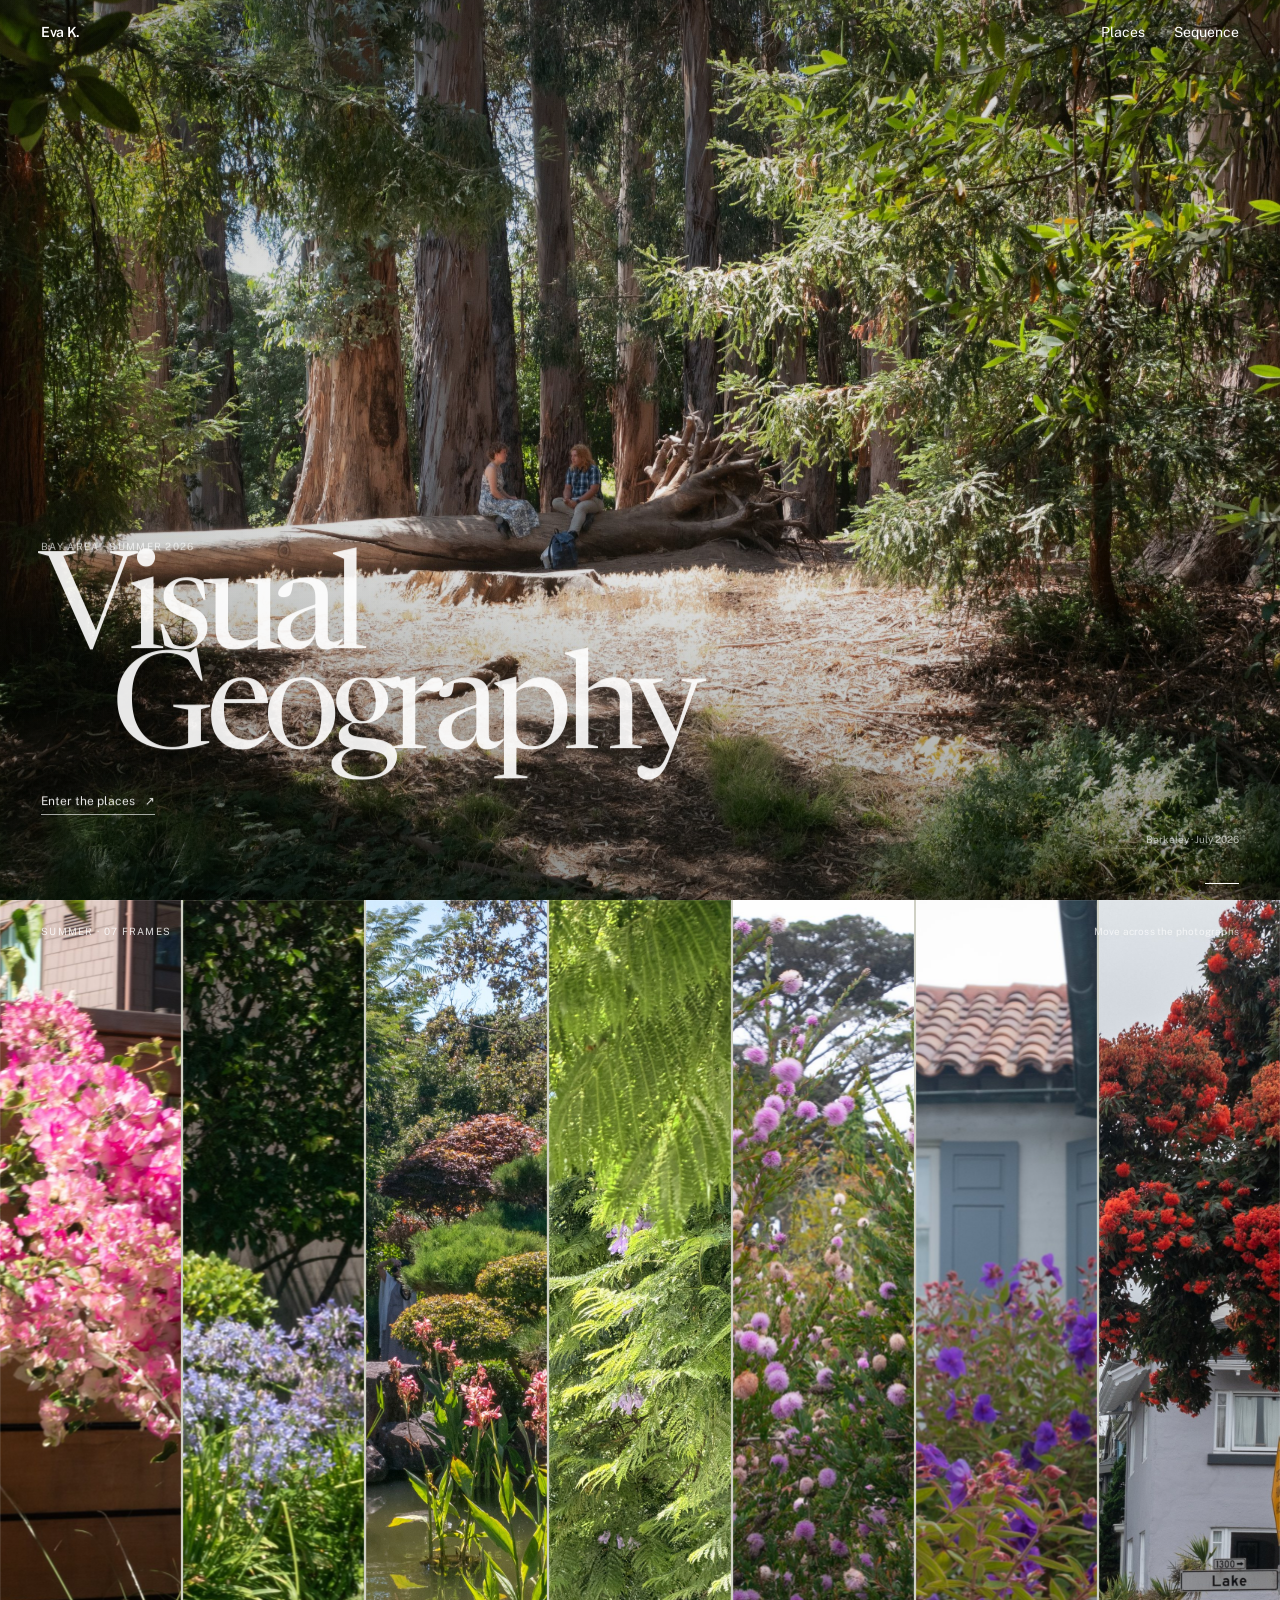
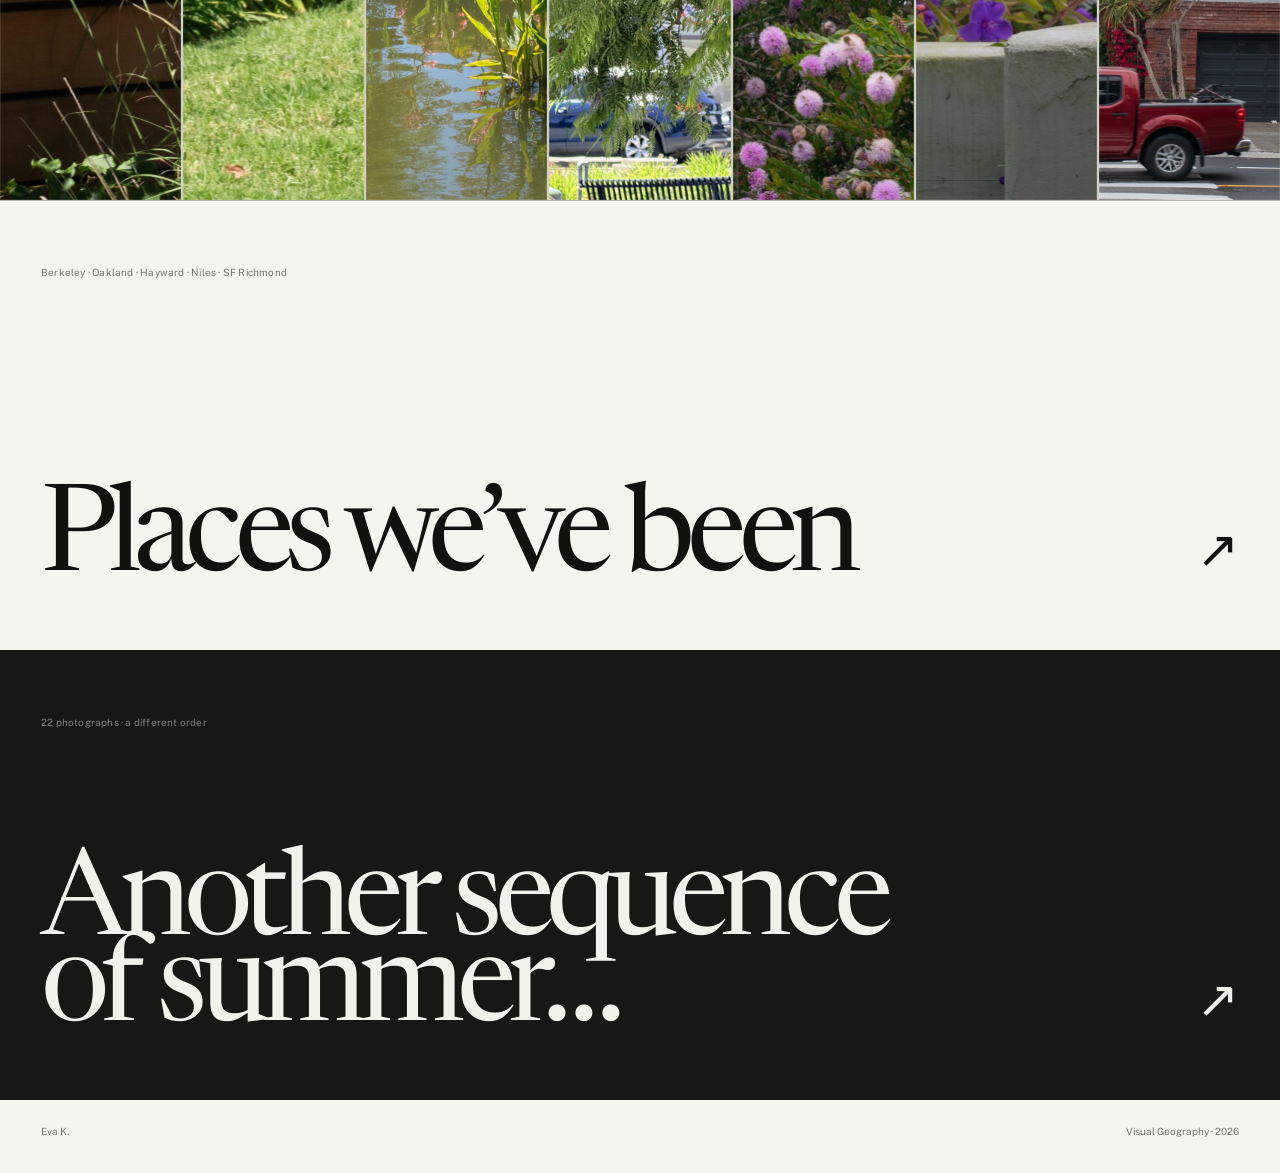
<file: index.html>
<!doctype html>
<html lang="en">
<head>
  <meta charset="utf-8">
  <meta name="viewport" content="width=device-width, initial-scale=1">
  <title>Visual Geography — Eva K.</title>
  <meta name="description" content="Visual Geography — Bay Area, Summer 2026.">
  <link rel="preconnect" href="https://fonts.googleapis.com">
  <link rel="preconnect" href="https://fonts.gstatic.com" crossorigin>
  <link href="https://fonts.googleapis.com/css2?family=Newsreader:opsz,wght@6..72,400;6..72,500&family=Public+Sans:wght@400;500;600&display=swap" rel="stylesheet">
  <link rel="stylesheet" href="css/editorial.css?v=3.10">
</head>
<body class="editorial-home">
  <header class="editorial-header cover-header">
    <a class="editorial-wordmark" href="index.html">Eva K.</a>
    <nav aria-label="Main navigation">
      <a href="visual-geography.html">Places</a>
      <a href="final-sequence.html">Sequence</a>
    </nav>
  </header>

  <main>
    <section class="hero-cover snap-page" data-home-hero aria-labelledby="cover-title">
      <img class="hero-cover__image" data-hero-image src="images/berkeley/09.jpg" alt="Two people sitting and talking among sunlit trees in Berkeley" fetchpriority="high">
      <div class="hero-cover__shade" aria-hidden="true"></div>
      <div class="hero-cover__copy" data-hero-copy>
        <p class="eyebrow light">Bay Area · Summer 2026</p>
        <h1 id="cover-title"><span>Visual</span><span>Geography</span></h1>
        <a class="cover-enter" href="visual-geography.html">Enter the places <span aria-hidden="true">↗</span></a>
      </div>
      <p class="hero-cover__caption">Berkeley · July 2026</p>
      <div class="scroll-cue" aria-hidden="true"><span></span></div>
    </section>

    <section class="summer-passage snap-page" data-summer aria-label="Seven summer photographs">
      <div class="summer-stage" data-summer-stage>
        <div class="flower-ribbon" data-flower-ribbon>
          <div class="flower-track" data-flower-track>
            <figure class="flower-frame" data-flower-frame>
              <img src="images/flowers/01.jpg" alt="Pink summer flowers">
            </figure>
            <figure class="flower-frame" data-flower-frame>
              <img src="images/flowers/02.jpg" alt="Purple summer flowers beside a lawn">
            </figure>
            <figure class="flower-frame" data-flower-frame>
              <img src="images/flowers/03.jpg" alt="A garden pond in summer">
            </figure>
            <figure class="flower-frame" data-flower-frame>
              <img src="images/flowers/04.jpg" alt="Green hanging branches in summer light">
            </figure>
            <figure class="flower-frame" data-flower-frame>
              <img src="images/flowers/05.jpg" alt="A flowering tree in pink and purple">
            </figure>
            <figure class="flower-frame" data-flower-frame>
              <img src="images/flowers/06.jpg" alt="Purple flowers near a house">
            </figure>
            <figure class="flower-frame" data-flower-frame>
              <img src="images/flowers/07.jpg" alt="A red flowering tree along a street">
            </figure>
          </div>
        </div>

        <div class="summer-overlay summer-overlay--top">
          <p class="eyebrow light-on-summer">Summer · 07 frames</p>
          <p class="summer-hint">Move across the photographs</p>
        </div>

        <p class="summer-line" data-summer-line>For a summer that summers like summer has never summered before…</p>
      </div>
    </section>

    <section class="home-index snap-page" aria-label="Continue through the project">
      <a class="home-door home-door--places" href="visual-geography.html">
        <span class="home-door__meta">Berkeley · Oakland · Hayward · Niles · SF Richmond</span>
        <span class="home-door__title">Places we’ve been</span>
        <span class="home-door__arrow" aria-hidden="true">↗</span>
      </a>
      <a class="home-door home-door--sequence" href="final-sequence.html">
        <span class="home-door__meta">22 photographs · a different order</span>
        <span class="home-door__title">Another sequence<br>of summer…</span>
        <span class="home-door__arrow" aria-hidden="true">↗</span>
      </a>
    </section>
  </main>

  <footer class="editorial-footer home-footer">
    <span>Eva K.</span>
    <span>Visual Geography · 2026</span>
  </footer>

  <script src="js/editorial.js?v=3.11"></script>
</body>
</html>
</file>
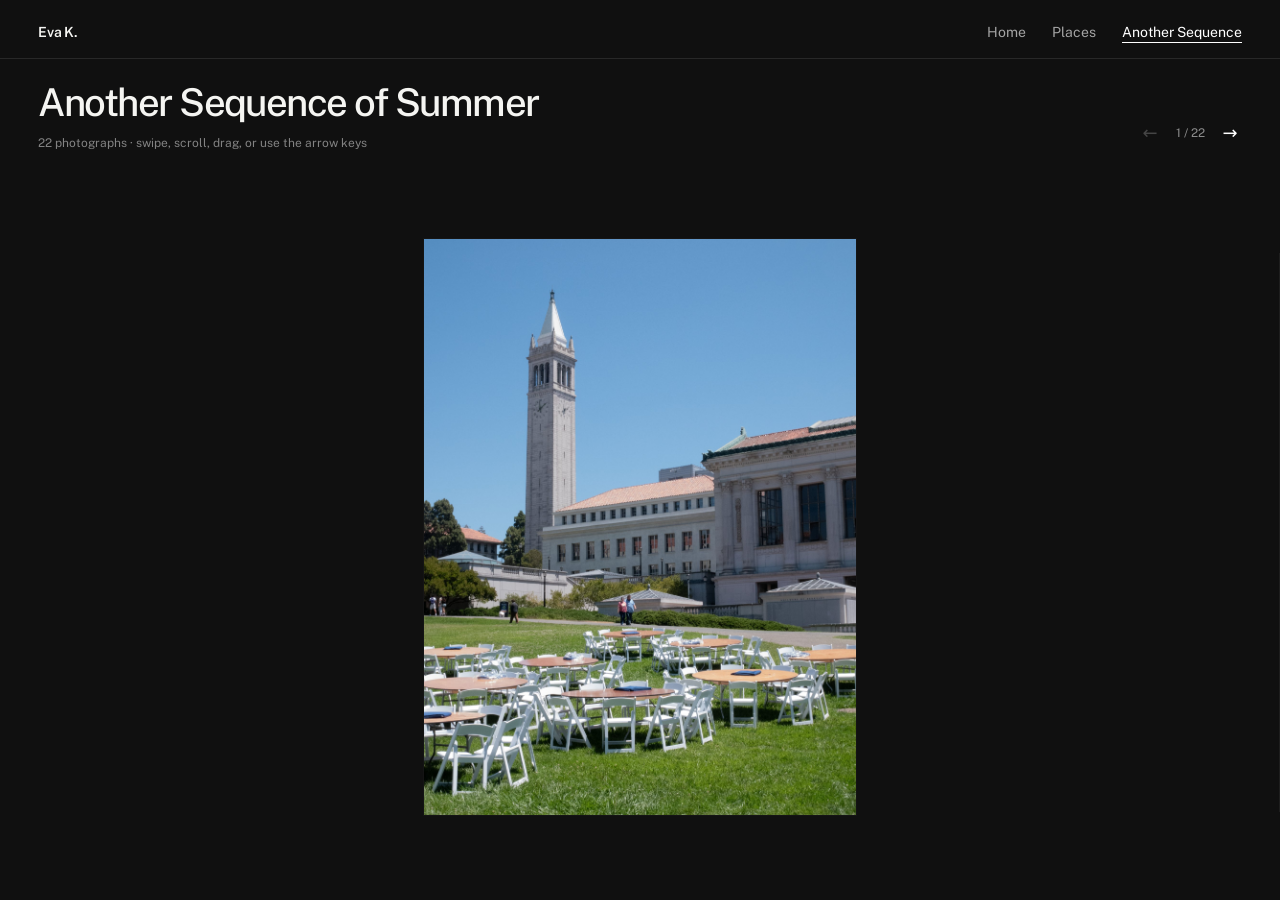
<file: final-sequence.html>
<!DOCTYPE html>
<html lang="en">
<head>
<meta charset="UTF-8">
<meta name="viewport" content="width=device-width, initial-scale=1.0">
<title>Another Sequence of Summer — Eva K.</title>
<meta name="description" content="An alternate photographic sequence from Visual Geography, Summer 2026.">
<link rel="preconnect" href="https://fonts.googleapis.com">
<link rel="preconnect" href="https://fonts.gstatic.com" crossorigin>
<link href="https://fonts.googleapis.com/css2?family=Public+Sans:wght@400;500;600&display=swap" rel="stylesheet">
<link rel="stylesheet" href="css/style.css?v=3.10">
  <!-- V3.5 cache-bust -->
</head>
<body class="book-page-body">
<header class="site-header">
  <nav class="site-nav" aria-label="Main navigation">
    <a class="wordmark" href="index.html">Eva K.</a>
    <ul class="nav-links">
      <li><a href="index.html">Home</a></li>
      <li><a href="visual-geography.html">Places</a></li>
      <li><a href="final-sequence.html" aria-current="page">Another Sequence</a></li>
    </ul>
  </nav>
</header>

<main>
  <section class="book-intro">
    <div>
      <h1>Another Sequence of Summer</h1>
      <p>22 photographs · swipe, scroll, drag, or use the arrow keys</p>
    </div>
    <div class="book-nav" aria-label="Sequence navigation">
      <button type="button" data-book-prev>←</button>
      <span data-book-status>1 / 22</span>
      <button type="button" data-book-next>→</button>
    </div>
  </section>

  <div class="book-viewport" data-sequence-book>
    <div class="book-track" data-book-track></div>
  </div>
</main>

<script src="js/photo-data.js?v=3.10"></script>
<script src="js/site.js?v=3.10"></script>
</body>
</html>
</file>
<file: css/editorial.css>
:root {
  --ink: #11120f;
  --muted: #71746d;
  --paper: #f5f5f0;
  --dark: #0f100e;
  --pad: clamp(20px, 3.2vw, 54px);
  --max: 1640px;
  --sans: "Public Sans", system-ui, -apple-system, BlinkMacSystemFont, "Segoe UI", sans-serif;
  --serif: "Newsreader", Georgia, serif;
}
* { box-sizing: border-box; }
html {
  scroll-behavior: smooth;
  scroll-snap-type: y mandatory;
  scroll-padding-top: 0;
}
body {
  margin: 0;
  color: var(--ink);
  background: var(--paper);
  font-family: var(--sans);
  font-size: 14px;
  line-height: 1.45;
  overflow-x: hidden;
}
a { color: inherit; text-decoration: none; }
img { display: block; max-width: 100%; }
figure { margin: 0; }
.snap-page {
  scroll-snap-align: start;
  scroll-snap-stop: always;
}

.editorial-header {
  position: relative;
  z-index: 50;
  max-width: var(--max);
  margin: 0 auto;
  padding: 22px var(--pad) 0;
  display: flex;
  align-items: center;
  justify-content: space-between;
  gap: 24px;
}
.cover-header {
  position: absolute;
  inset: 0 0 auto;
  max-width: none;
  color: #fff;
  text-shadow: 0 1px 20px rgba(0,0,0,.28);
}
.editorial-wordmark { font-weight: 600; letter-spacing: -.025em; }
.editorial-header nav { display: flex; align-items: center; gap: clamp(16px, 2.3vw, 32px); }
.editorial-header nav a { position: relative; }
.editorial-header nav a::after {
  content: "";
  position: absolute;
  left: 0;
  right: 100%;
  bottom: -4px;
  height: 1px;
  background: currentColor;
  transition: right .22s ease;
}
.editorial-header nav a:hover::after,
.editorial-header nav a[aria-current="page"]::after { right: 0; }

.eyebrow {
  margin: 0;
  color: var(--muted);
  font-size: 10px;
  text-transform: uppercase;
  letter-spacing: .13em;
}
.eyebrow.light { color: rgba(255,255,255,.78); }

/* 01 — Cover. The page is exactly one viewport so scroll snapping has a physical page-turn feel. */
.hero-cover {
  position: relative;
  height: 100svh;
  min-height: 610px;
  overflow: hidden;
  background: #263127;
  color: #fff;
}
.hero-cover__image {
  position: absolute;
  inset: 0;
  width: 100%;
  height: 100%;
  object-fit: cover;
  object-position: center 53%;
  transform: scale(1.008);
  will-change: transform, filter;
}
.hero-cover__shade {
  position: absolute;
  inset: 0;
  background:
    linear-gradient(180deg, rgba(3,9,4,.20) 0%, rgba(3,9,4,.02) 34%, rgba(3,9,4,.07) 60%, rgba(3,9,4,.45) 100%),
    linear-gradient(90deg, rgba(3,9,4,.18) 0%, transparent 50%);
  pointer-events: none;
}
.hero-cover__copy {
  position: absolute;
  left: var(--pad);
  bottom: clamp(42px, 7vh, 90px);
  z-index: 2;
  width: min(780px, 88vw);
  will-change: transform, opacity;
}
.hero-cover__copy h1 {
  margin: 12px 0 24px;
  font-family: var(--serif);
  font-size: clamp(76px, 10.6vw, 178px);
  font-weight: 400;
  line-height: .74;
  letter-spacing: -.07em;
  text-wrap: balance;
}
.hero-cover__copy h1 span { display: block; }
.hero-cover__copy h1 span:last-child { margin-left: clamp(28px, 5.5vw, 94px); }
.cover-enter {
  display: inline-flex;
  gap: 10px;
  align-items: center;
  font-size: 12px;
  border-bottom: 1px solid rgba(255,255,255,.78);
  padding-bottom: 3px;
}
.cover-enter span { transition: transform .22s ease; }
.cover-enter:hover span { transform: translate(4px,-3px); }
.hero-cover__caption {
  position: absolute;
  z-index: 2;
  right: var(--pad);
  bottom: clamp(38px, 6vh, 72px);
  margin: 0;
  color: rgba(255,255,255,.66);
  font-size: 10px;
}
.scroll-cue {
  position: absolute;
  z-index: 2;
  right: var(--pad);
  bottom: 16px;
  width: 34px;
  height: 1px;
  background: rgba(255,255,255,.34);
  overflow: hidden;
}
.scroll-cue span {
  display: block;
  width: 100%;
  height: 100%;
  background: #fff;
  transform-origin: left;
  animation: cue 2.1s ease-in-out infinite;
}
@keyframes cue { 0%,100%{transform:scaleX(.18);opacity:.5} 50%{transform:scaleX(1);opacity:1} }
.hero-transition-blur {
  position: absolute;
  z-index: 8;
  left: -4%;
  right: -4%;
  bottom: -3vh;
  height: 18vh;
  opacity: 0;
  pointer-events: none;
  background-image:
    linear-gradient(180deg, rgba(28,38,29,0), rgba(245,243,235,.68)),
    url('../images/berkeley/09.jpg');
  background-size: cover;
  background-position: center 78%;
  filter: blur(28px) saturate(.72) brightness(1.04);
  transform: scale(1.08);
  -webkit-mask-image: linear-gradient(to bottom, transparent 0%, #000 28%, #000 74%, transparent 100%);
  mask-image: linear-gradient(to bottom, transparent 0%, #000 28%, #000 74%, transparent 100%);
  will-change: opacity, transform;
}

/* 02 — Summer page. Resting state is the seven-panel collage. Hover unfolds one panel; scrolling leaves the page. */
.summer-passage {
  position: relative;
  height: 100svh;
  min-height: 610px;
  overflow: hidden;
  background: #e9e5d7;
}

.summer-passage::before {
  content: "";
  position: absolute;
  z-index: 11;
  inset: 0 0 auto;
  height: 11vh;
  pointer-events: none;
  background: linear-gradient(180deg, rgba(239,236,224,.44), rgba(239,236,224,0));
  -webkit-backdrop-filter: blur(16px) saturate(.88);
  backdrop-filter: blur(16px) saturate(.88);
  -webkit-mask-image: linear-gradient(to bottom, #000 0%, #000 25%, transparent 100%);
  mask-image: linear-gradient(to bottom, #000 0%, #000 25%, transparent 100%);
}
.summer-stage,
.flower-ribbon,
.flower-track {
  position: absolute;
  inset: 0;
  width: 100%;
  height: 100%;
}
.flower-track {
  display: flex;
  gap: 2px;
  align-items: stretch;
  overflow: hidden;
  background: #cfd0c4;
}
.flower-frame {
  position: relative;
  flex: 1 1 0;
  min-width: 0;
  height: 100%;
  overflow: hidden;
  background: #cfd0c4;
  transition: flex-grow .68s cubic-bezier(.18,.78,.2,1), filter .45s ease;
  will-change: flex-grow;
}
.flower-frame img {
  position: absolute;
  inset: 0;
  width: 100%;
  height: 100%;
  object-fit: cover;
  object-position: center;
  transform: scale(1.005);
  transition: transform .78s cubic-bezier(.18,.78,.2,1), filter .45s ease;
}
.flower-frame:hover img { transform: scale(1.018); }
.flower-frame::after {
  content: "";
  position: absolute;
  inset: 0;
  box-shadow: inset 0 0 0 1px rgba(255,255,255,.10);
  pointer-events: none;
}
.summer-overlay {
  position: absolute;
  z-index: 12;
  left: 0;
  width: 100%;
  display: flex;
  justify-content: space-between;
  gap: 24px;
  padding-inline: var(--pad);
  color: rgba(255,255,255,.88);
  text-shadow: 0 1px 16px rgba(0,0,0,.28);
  pointer-events: none;
}
.summer-overlay--top { top: 24px; align-items: baseline; }
.light-on-summer { color: rgba(255,255,255,.82); }
.summer-hint { margin: 0; font-size: 10px; letter-spacing: .02em; opacity: .78; }
.summer-line {
  position: absolute;
  z-index: 14;
  left: var(--pad);
  bottom: clamp(34px, 6vh, 72px);
  max-width: min(590px, 62vw);
  margin: 0;
  color: #fff;
  font-family: var(--serif);
  font-size: clamp(19px, 2.15vw, 34px);
  font-style: italic;
  font-weight: 400;
  line-height: 1.02;
  letter-spacing: -.025em;
  text-shadow: 0 1px 22px rgba(0,0,0,.36);
  opacity: 0;
  transform: translate3d(-88px,0,0);
  will-change: opacity, transform;
  pointer-events: none;
}

/* 03 — Two exits, no generic “two ways” headline. */
.home-index {
  min-height: 100svh;
  display: grid;
  grid-template-rows: 1fr 1fr;
  background: var(--paper);
}
.home-door {
  position: relative;
  min-height: 50svh;
  padding: clamp(32px, 5vw, 74px) var(--pad);
  border-top: 1px solid rgba(17,18,15,.28);
  display: flex;
  flex-direction: column;
  justify-content: space-between;
  overflow: hidden;
}
.home-door--sequence { background: #171815; color: #f2f2ec; }
.home-door__meta {
  max-width: 720px;
  color: var(--muted);
  font-size: 10px;
  letter-spacing: .02em;
}
.home-door--sequence .home-door__meta { color: rgba(255,255,255,.46); }
.home-door__title {
  display: block;
  max-width: 1250px;
  font-family: var(--serif);
  font-size: clamp(62px, 9.4vw, 160px);
  font-weight: 400;
  line-height: .72;
  letter-spacing: -.065em;
  transition: transform .5s cubic-bezier(.18,.78,.2,1);
}
.home-door__arrow {
  position: absolute;
  right: var(--pad);
  bottom: clamp(30px, 5vw, 66px);
  font-size: clamp(30px, 4vw, 64px);
  transition: transform .35s ease;
}
.home-door:hover .home-door__title { transform: translateX(clamp(5px, .8vw, 14px)); }
.home-door:hover .home-door__arrow { transform: translate(8px,-8px); }
.home-footer { scroll-snap-align: end; }

/* Places introduction */
.geo-intro {
  position: relative;
  min-height: 100svh;
  max-width: var(--max);
  margin: 0 auto;
  padding: clamp(96px, 13vh, 190px) var(--pad) clamp(70px, 8vh, 120px);
  display: flex;
  flex-direction: column;
  justify-content: center;
}
.geo-title-row {
  margin-top: 16px;
  display: grid;
  grid-template-columns: minmax(0, 1fr) auto;
  gap: clamp(34px, 4vw, 68px);
  align-items: end;
}
.geo-title-row h1 {
  margin: 0;
  font-family: var(--serif);
  font-weight: 400;
  font-size: clamp(90px, 13.4vw, 214px);
  line-height: .70;
  letter-spacing: -.075em;
  will-change: transform, opacity;
}
.geo-title-row p { max-width: none; margin: 0 0 8px; color: var(--muted); white-space: nowrap; justify-self: end; font-size: clamp(9px, .78vw, 12px); }
.geo-scroll-note {
  position: absolute;
  left: var(--pad);
  bottom: 28px;
  color: var(--muted);
  font-size: 10px;
}

.chapters { background: var(--paper); }
.chapter {
  position: relative;
  min-height: 100svh;
  height: 100svh;
  overflow: hidden;
  isolation: isolate;
  border-top: 1px solid rgba(17,18,15,.14);
}
.chapter-ambient {
  position: absolute;
  z-index: -3;
  inset: -8%;
  background-image: var(--ambient-image);
  background-size: cover;
  background-position: center;
  filter: blur(52px) saturate(.62) brightness(1.10);
  transform: scale(1.08);
  opacity: .30;
  will-change: transform, opacity;
}
.chapter::after {
  content: "";
  position: absolute;
  z-index: -2;
  inset: 0;
  background: linear-gradient(90deg, rgba(247,247,242,.88) 0%, rgba(247,247,242,.67) 34%, rgba(247,247,242,.42) 100%);
}
.chapter-inner {
  position: relative;
  max-width: var(--max);
  height: 100%;
  min-height: 100svh;
  margin: 0 auto;
  padding: clamp(44px, 6vh, 82px) var(--pad);
}
.chapter-heading {
  position: relative;
  z-index: 10;
  display: grid;
  grid-template-columns: auto 1fr;
  gap: clamp(16px, 2vw, 28px);
  align-items: start;
  width: fit-content;
  will-change: transform, opacity;
}
.chapter-number {
  padding-top: .12em;
  color: rgba(17,18,15,.44);
  font-family: var(--serif);
  font-size: clamp(28px, 3vw, 48px);
  line-height: 1;
}
.chapter-heading h2 {
  margin: 0;
  font-family: var(--serif);
  font-size: clamp(76px, 10.5vw, 168px);
  font-weight: 400;
  line-height: .72;
  letter-spacing: -.065em;
}
.chapter-heading p { margin: 14px 0 0; color: rgba(17,18,15,.56); font-size: 11px; }
.chapter-stack {
  position: absolute;
  inset: clamp(110px, 13vh, 160px) var(--pad) clamp(70px, 8vh, 110px) clamp(170px, 18vw, 330px);
}
.print {
  position: absolute;
  z-index: 1;
  background: #e9e9e4;
  box-shadow: 0 18px 46px rgba(32,34,26,.12);
  overflow: hidden;
  transition: transform .45s cubic-bezier(.2,.78,.24,1), box-shadow .45s ease;
  will-change: translate, opacity;
}
.print img { display: block; width: 100%; height: auto; }

.chapter-enter {
  position: absolute;
  z-index: 12;
  left: var(--pad);
  bottom: clamp(34px, 5vh, 64px);
  display: inline-flex;
  gap: 8px;
  align-items: center;
  font-size: 11px;
  border-bottom: 1px solid currentColor;
  padding-bottom: 3px;
  will-change: transform, opacity;
}
.chapter-enter span { transition: transform .22s ease; }
.chapter-enter:hover span { transform: translate(4px,-3px); }
.stack-a .print-main { width: min(72%, 980px); right: 2%; top: 2%; }
.stack-a .print-second { width: min(34%, 450px); left: 0; top: 45%; z-index: 3; }
.stack-a .print-third { width: min(31%, 410px); right: 8%; bottom: 0; z-index: 4; }
.stack-b .print-main { width: min(68%, 940px); left: 10%; top: 4%; }
.stack-b .print-second { width: min(35%, 470px); right: 0; top: 41%; z-index: 3; }
.stack-b .print-third { width: min(31%, 410px); left: 0; bottom: 0; z-index: 4; }
.stack-c .print-main { width: min(70%, 960px); right: 2%; top: 3%; }
.stack-c .print-second { width: min(33%, 440px); left: 0; top: 18%; z-index: 3; }
.stack-c .print-third { width: min(38%, 510px); left: 12%; bottom: 0; z-index: 4; }
.stack-d .print-main { width: min(70%, 960px); left: 5%; top: 0; }
.stack-d .print-second { width: min(39%, 520px); right: 0; top: 36%; z-index: 4; }
.stack-d .print-third { width: min(28%, 370px); left: 0; bottom: 2%; z-index: 3; }
.stack-d .print-fourth { width: min(38%, 500px); left: 34%; bottom: -2%; z-index: 5; }
.stack-e .print-main { width: min(68%, 930px); right: 4%; top: 2%; }
.stack-e .print-second { width: min(28%, 380px); left: 0; top: 26%; z-index: 3; }
.stack-e .print-third { width: min(34%, 455px); right: 0; bottom: 1%; z-index: 4; }
.stack-e .print-fourth { width: min(27%, 360px); left: 18%; bottom: 0; z-index: 5; }
.geo-outro {
  min-height: 100svh;
  height: 100svh;
  padding: clamp(90px, 11vw, 170px) var(--pad);
  background: var(--dark);
  color: #f1f1ec;
  display: grid;
  place-content: center;
  text-align: center;
}
.geo-outro .eyebrow { color: rgba(255,255,255,.46); }
.geo-outro a {
  margin-top: 16px;
  font-family: var(--serif);
  font-size: clamp(58px, 9vw, 150px);
  line-height: .76;
  letter-spacing: -.06em;
}
.geo-outro a span { display: inline-block; transition: transform .22s ease; }
.geo-outro a:hover span { transform: translateX(10px); }

.editorial-footer {
  max-width: var(--max);
  margin: 0 auto;
  padding: 24px var(--pad) 34px;
  display: flex;
  justify-content: space-between;
  gap: 22px;
  color: var(--muted);
  font-size: 10px;
}

@media (prefers-reduced-motion: reduce) {
  html { scroll-behavior: auto; scroll-snap-type: y proximity; }
  .scroll-cue span { animation: none; }
  .flower-frame, .flower-frame img, .print, .cover-enter span, .home-door__title, .home-door__arrow { transition: none; }
  .summer-line { opacity: 1; transform: none; }
}

@media (max-width: 1000px) {
  html { scroll-snap-type: y mandatory; }
  .summer-passage { height: 100svh; }
  .flower-ribbon { overflow-x: auto; overflow-y: hidden; scrollbar-width: none; overscroll-behavior-x: contain; scroll-snap-type: x mandatory; touch-action: pan-x; }
  .flower-ribbon::-webkit-scrollbar { display: none; }
  .flower-track { position: relative; inset: auto; width: max-content; height: 100%; overflow: visible; gap: 3px; }
  .flower-frame { width: 78vw; flex: 0 0 78vw !important; height: 100%; scroll-snap-align: center; transition: none; }
  .flower-frame img { object-fit: cover; }
  .flower-track:has(.flower-frame:hover) .flower-frame,
  .flower-track .flower-frame:hover { flex-grow: 0; }
  .summer-line { max-width: 80vw; font-size: clamp(25px, 5vw, 42px); }
  .geo-title-row { grid-template-columns: 1fr; gap: 28px; }
  .geo-title-row h1 { font-size: clamp(88px, 21vw, 168px); }
  .chapter-heading h2 { font-size: clamp(76px, 16vw, 128px); }
  .chapter-stack { inset: 185px var(--pad) 100px var(--pad); }
}

@media (max-width: 680px) {
  body { font-size: 13px; }
  .editorial-header { padding-top: 17px; }
  .editorial-header nav { gap: 14px; font-size: 12px; }
  .cover-header .editorial-wordmark { font-size: 12px; }
  .hero-cover { min-height: 620px; }
  .hero-cover__image { object-position: 52% center; }
  .hero-cover__copy { bottom: 52px; }
  .hero-cover__copy h1 { font-size: clamp(66px, 21vw, 102px); line-height: .77; margin-bottom: 20px; }
  .hero-cover__copy h1 span:last-child { margin-left: 0; }
  .hero-cover__caption { display: none; }
  .summer-overlay { padding-inline: 16px; }
  .summer-hint { display: none; }
  .summer-line { left: 16px; bottom: 28px; max-width: 88vw; font-size: 27px; }
  .flower-frame { width: 86vw; flex-basis: 86vw !important; }
  .home-door { padding: 26px 20px; }
  .home-door__title { font-size: clamp(54px, 17vw, 86px); }
  .home-door__arrow { right: 20px; bottom: 26px; }
  .geo-intro { padding-top: 74px; }
  .geo-title-row h1 { font-size: 24vw; }
  .chapter-inner { padding-top: 40px; }
  .chapter-heading { grid-template-columns: 36px 1fr; gap: 10px; }
  .chapter-number { font-size: 25px; }
  .chapter-heading h2 { font-size: clamp(64px, 18vw, 92px); }
  .chapter-stack { inset: 175px 14px 104px 14px; }
  .chapter::after { background: rgba(247,247,242,.62); }
  .chapter-ambient { opacity: .24; filter: blur(38px) saturate(.66) brightness(1.12); }
  .print { box-shadow: 0 13px 34px rgba(32,34,26,.13); }
  .stack-a .print-main, .stack-b .print-main, .stack-c .print-main, .stack-d .print-main, .stack-e .print-main { width: 82%; }
  .stack-a .print-second, .stack-b .print-second, .stack-c .print-second, .stack-d .print-second, .stack-e .print-second { width: 47%; }
  .stack-a .print-third, .stack-b .print-third, .stack-c .print-third, .stack-d .print-third, .stack-e .print-third { width: 46%; }
  .stack-d .print-fourth { width: 54%; left: 28%; }
  .stack-e .print-fourth { width: 40%; left: 11%; bottom: 5%; }
  .chapter-enter { left: var(--pad); bottom: 38px; }
  .geo-outro a { font-size: clamp(54px, 15vw, 88px); }
  .editorial-footer { flex-direction: column; }
}

/* =========================================================
   V3.4 — slower page turns, true accordion, richer Places intro
   ========================================================= */

/* Make the cover-to-summer boundary read as an actual page transition. */
.hero-transition-blur {
  bottom: -22vh;
  height: 68vh;
  filter: blur(46px) saturate(.62) brightness(1.08);
}
.summer-stage {
  will-change: filter, transform;
  transform-origin: center center;
}

/* True accordion: height never changes, images never scale, only panel widths redistribute. */
.flower-frame {
  flex: 1 1 0;
  transition: flex-grow .62s cubic-bezier(.18,.78,.2,1);
}
.flower-track.is-hovering .flower-frame { flex-grow: .68; }
.flower-track.is-hovering .flower-frame.is-active { flex-grow: 3.45; }
.flower-frame img,
.flower-frame:hover img {
  transform: none !important;
  transition: none;
}

/* The sentence now reads as narration rather than a corner caption. */
.summer-line {
  left: clamp(32px, 7vw, 118px);
  right: clamp(32px, 7vw, 118px);
  bottom: clamp(54px, 8vh, 108px);
  max-width: 1180px;
  margin-inline: auto;
  text-align: center;
  font-size: clamp(38px, 5vw, 78px);
  line-height: .92;
  letter-spacing: -.04em;
}

/* Places intro becomes an image-led opening rather than an empty title page. */
.editorial-geography .editorial-header {
  position: absolute;
  inset: 0 0 auto;
  max-width: none;
  color: #f7f7f2;
  text-shadow: 0 1px 18px rgba(0,0,0,.28);
}
.geo-intro {
  max-width: none;
  padding: 0;
  overflow: hidden;
  color: #f7f7f2;
  background: #22261f;
  isolation: isolate;
}
.geo-intro__mosaic {
  position: absolute;
  inset: -3%;
  display: grid;
  grid-template-columns: repeat(5, 1fr);
  gap: 2px;
  z-index: -3;
  overflow: hidden;
}
.geo-intro__mosaic figure {
  min-width: 0;
  height: 106%;
  overflow: hidden;
  transform: scale(1.04);
  will-change: transform;
}
.geo-intro__mosaic img {
  width: 100%;
  height: 100%;
  object-fit: cover;
  filter: saturate(.72) contrast(.96) brightness(.82);
}
.geo-intro__veil {
  position: absolute;
  inset: 0;
  z-index: -2;
  background:
    linear-gradient(180deg, rgba(12,15,11,.18), rgba(12,15,11,.52)),
    linear-gradient(90deg, rgba(12,15,11,.28), transparent 60%);
  backdrop-filter: blur(1.2px);
}
.geo-intro__content {
  position: relative;
  width: 100%;
  min-height: 100svh;
  padding: clamp(98px, 13vh, 190px) var(--pad) clamp(70px, 8vh, 120px);
  display: flex;
  flex-direction: column;
  justify-content: center;
}
.geo-intro__content > .eyebrow {
  position: absolute;
  top: clamp(78px, 10vh, 118px);
  left: var(--pad);
  margin: 0;
}
.geo-intro .eyebrow,
.geo-intro .geo-title-row p,
.geo-intro .geo-scroll-note { color: rgba(255,255,255,.74); }
.geo-intro .geo-scroll-note { left: var(--pad); }

/* V3.5 print composition refinements. */
.chapter-a .print-second { top: 32%; }
.chapter-a .print-third {
  width: min(39%, 520px);
  right: 1%;
  bottom: -3%;
}
.chapter-b .print-main {
  width: min(60%, 820px);
  left: 14%;
  top: -1%;
}
.chapter-c .print-main {
  width: min(74%, 1010px);
  right: 2%;
  top: 1%;
}
.chapter-e .print-second {
  width: min(43%, 580px);
  left: -2%;
  right: auto;
  top: auto;
  bottom: -3%;
}

@media (max-width: 1000px) {
  .flower-track.is-hovering .flower-frame,
  .flower-track.is-hovering .flower-frame.is-active { flex-grow: 0; }
  .summer-line {
    left: 24px;
    right: auto;
    max-width: 74vw;
    font-size: clamp(20px, 4.2vw, 32px);
  }
  .geo-intro__mosaic { grid-template-columns: repeat(5, minmax(0, 1fr)); }
}

@media (max-width: 680px) {
  .summer-line {
    left: 18px;
    right: auto;
    bottom: 42px;
    max-width: 80vw;
    font-size: clamp(20px, 6.4vw, 30px);
  }
  .geo-intro__mosaic { inset: 0; gap: 1px; }
  .geo-intro__mosaic figure:nth-child(2),
  .geo-intro__mosaic figure:nth-child(4) { transform: translateY(3%) scale(1.06); }
  .geo-intro__content { padding-left: 20px; padding-right: 20px; }
  .chapter-c .print-fourth { width: 36%; }
}

@media (max-width: 820px) {
  .geo-title-row p { white-space: normal; justify-self: start; }
  .geo-intro__content > .eyebrow { top: 72px; left: 20px; }
}


/* =========================================================
   V3.6 — slower home snap, cleaner summer narration,
   mobile scroll fix, and refined Places compositions
   ========================================================= */

/* Blur transition removed: keep page boundary crisp. */
.hero-transition-blur { display: none !important; }
.summer-passage::before { display: none !important; }

/* Narration should feel like a line entering the story, not a headline. */
.summer-line {
  left: var(--pad);
  right: auto;
  bottom: clamp(38px, 6vh, 72px);
  max-width: min(600px, 58vw);
  margin: 0;
  text-align: left;
  font-size: clamp(18px, 1.9vw, 30px);
  line-height: 1.04;
  letter-spacing: -.025em;
}

/* Places title: title first, then the five-place line directly beneath it. */
.geo-title-row {
  display: block;
  margin-top: 20px;
}
.geo-title-row h1 {
  max-width: 1180px;
  font-size: clamp(72px, 10.2vw, 164px);
  line-height: .76;
}
.geo-title-row p {
  margin: clamp(18px, 2.6vh, 28px) 0 0;
  justify-self: auto;
  white-space: nowrap;
  font-size: clamp(9px, .76vw, 12px);
}

/* Individual print refinements requested in V3.6. */
.chapter-a .print-second { top: 24%; }

.chapter-b .print-main {
  left: 20%;
  top: -5%;
}
.chapter-b .print-second {
  top: 49%;
}

.chapter-c .print-third {
  bottom: -8%;
}

.chapter-d .print-third {
  left: -6%;
}
.chapter-d .print-fourth {
  left: 44%;
  bottom: -8%;
}

.chapter-e .print-second {
  left: -9%;
}
.chapter-e .print-third {
  width: min(29%, 390px);
  right: 1%;
  bottom: -6%;
}

/* On touch devices, never trap vertical scrolling inside the flower strip. */
@media (max-width: 1000px) {
  .flower-ribbon {
    touch-action: pan-x pan-y;
    overscroll-behavior: auto;
  }
  .summer-line {
    left: 22px;
    right: auto;
    bottom: 38px;
    max-width: 72vw;
    font-size: clamp(17px, 3.6vw, 26px);
  }
}

@media (max-width: 680px) {
  html { scroll-snap-type: y proximity; }
  .flower-ribbon { touch-action: auto; }
  .summer-line {
    left: 16px;
    bottom: 30px;
    max-width: 82vw;
    font-size: clamp(16px, 5.1vw, 23px);
  }
  .geo-title-row h1 {
    font-size: clamp(62px, 17vw, 94px);
    line-height: .80;
  }
  .geo-title-row p {
    white-space: normal;
    line-height: 1.45;
  }
}

/* =========================================================
   V3.7 — one gesture / one page, slower cover transition,
   narrative summer line, and Places position refinements
   ========================================================= */

/* The summer sentence behaves like an editorial line entering the frame,
   not a floating presentation caption. Its x-position is driven by JS. */
.summer-line {
  left: clamp(24px, 4.2vw, 72px);
  right: auto;
  bottom: clamp(42px, 7.5vh, 92px);
  width: min(560px, 58vw);
  max-width: none;
  display: flex;
  align-items: center;
  gap: 14px;
  margin: 0;
  text-align: left;
  font-family: var(--serif);
  font-size: clamp(15px, 1.25vw, 20px);
  font-style: italic;
  font-weight: 400;
  line-height: 1.16;
  letter-spacing: -.018em;
  color: rgba(255,255,255,.94);
  text-shadow: 0 1px 14px rgba(0,0,0,.28);
  opacity: 0;
  transform: translate3d(-45vw,0,0);
  will-change: transform, opacity;
}
.summer-line::before {
  content: "";
  flex: 0 0 clamp(24px, 3vw, 46px);
  height: 1px;
  background: rgba(255,255,255,.66);
}

/* Berkeley 09: lift the main print slightly higher. */
.chapter-a .print-main {
  top: -5%;
}

/* Oakland 11: push the main print farther into the upper-right edge. */
.chapter-b .print-main {
  left: auto;
  right: -3%;
  top: -9%;
  width: min(60%, 820px);
}

@media (max-width: 1000px) {
  .summer-line {
    left: 22px;
    bottom: 42px;
    width: min(520px, 76vw);
    font-size: clamp(15px, 2.3vw, 18px);
  }
  /* Restore the proven compact compositions on touch-sized layouts. */
  .chapter-a .print-main { top: 2%; right: 2%; left: auto; }
  .chapter-b .print-main { top: -1%; left: 14%; right: auto; }
}

@media (max-width: 680px) {
  .summer-line {
    left: 18px;
    bottom: 34px;
    width: 78vw;
    gap: 10px;
    font-size: 16px;
  }
  .summer-line::before { flex-basis: 22px; }
}


/* =========================================================
   V3.8 — visible narrative entrance, slower accordion,
   and small Places composition refinements
   ========================================================= */

/* Put the sentence higher in the flower page so it is already visible while
   page 2 is sliding into view. JS supplies the large left-to-right travel. */
.summer-line {
  top: clamp(120px, 18vh, 190px);
  bottom: auto;
  left: clamp(26px, 4.6vw, 78px);
  width: min(760px, 68vw);
  font-size: clamp(23px, 2vw, 34px);
  line-height: 1.03;
  letter-spacing: -.025em;
  gap: 0;
  transform: translate3d(-92vw,0,0);
}
.summer-line::before { display: none; }

/* Let the accordion feel heavier: a brief hover dwell selects the panel in JS,
   then flex widths glide rather than snapping under the pointer. */
.flower-frame {
  transition: flex-grow 1.12s cubic-bezier(.16,.76,.18,1);
}
.flower-track.is-hovering .flower-frame { flex-grow: .74; }
.flower-track.is-hovering .flower-frame.is-active {
  flex-grow: 3.15;
  z-index: 2;
}

@media (min-width: 1001px) {
  /* Oakland 11: bring it back left while keeping the high placement. */
  .chapter-b .print-main {
    right: 7%;
    top: -12%;
  }

  /* Niles 05: slightly quieter than the other supporting prints. */
  .chapter-d .print-fourth {
    width: min(33%, 440px);
  }
}

@media (max-width: 1000px) {
  .summer-line {
    top: 20vh;
    bottom: auto;
    left: 22px;
    width: min(620px, 80vw);
    font-size: clamp(20px, 3.5vw, 28px);
  }
}

@media (max-width: 680px) {
  .summer-line {
    top: 17vh;
    left: 18px;
    width: 84vw;
    font-size: clamp(19px, 5.4vw, 25px);
  }
}

/* =========================================================
   V3.10 — exact V3.6 summer narration + Oakland 11 farther left/up
   ========================================================= */

/* Restore the actual V3.6 narration treatment exactly. */
.summer-line {
  position: absolute;
  z-index: 14;
  top: auto;
  left: var(--pad);
  right: auto;
  bottom: clamp(38px, 6vh, 72px);
  width: auto;
  max-width: min(600px, 58vw);
  margin: 0;
  display: block;
  text-align: left;
  color: #fff;
  font-family: var(--serif);
  font-size: clamp(18px, 1.9vw, 30px);
  font-style: italic;
  font-weight: 400;
  line-height: 1.04;
  letter-spacing: -.025em;
  text-shadow: 0 1px 22px rgba(0,0,0,.36);
  gap: 0;
  pointer-events: none;
}
.summer-line::before { display: none; }

/* Keep the smoother V3.9 accordion timing. */
.flower-frame {
  transition: flex-grow 1.42s cubic-bezier(.16, 1, .3, 1);
}
.flower-track.is-hovering .flower-frame { flex-grow: .78; }
.flower-track.is-hovering .flower-frame.is-active {
  flex-grow: 3.02;
  z-index: 2;
}

/* Oakland 11: continue moving left and up on desktop. */
@media (min-width: 1001px) {
  .chapter-b .print-main {
    left: auto;
    right: 20%;
    top: -27%;
  }
}

@media (max-width: 1000px) {
  .summer-line {
    top: auto;
    left: 22px;
    right: auto;
    bottom: 38px;
    width: auto;
    max-width: 72vw;
    font-size: clamp(17px, 3.6vw, 26px);
  }
}

@media (max-width: 680px) {
  .summer-line {
    top: auto;
    left: 16px;
    bottom: 30px;
    max-width: 82vw;
    font-size: clamp(16px, 5.1vw, 23px);
  }
}
</file>
<file: css/style.css>
:root {
  --ink: #111111;
  --muted: #77736d;
  --line: #dfddd8;
  --paper: #ffffff;
  --wash: #f1f0ed;
  --page-pad: clamp(20px, 3vw, 46px);
  --max: 1500px;
}

* { box-sizing: border-box; }
html { scroll-behavior: smooth; }
body {
  margin: 0;
  background: var(--paper);
  color: var(--ink);
  font-family: "Public Sans", system-ui, sans-serif;
  font-size: 14px;
  line-height: 1.45;
}
a { color: inherit; text-decoration: none; }
img { display: block; max-width: 100%; }
button { font: inherit; color: inherit; }

.site-header {
  position: relative;
  z-index: 20;
  padding: 22px var(--page-pad) 0;
  flex: 0 0 auto;
}
.site-nav {
  max-width: var(--max);
  margin: 0 auto;
  display: flex;
  justify-content: space-between;
  align-items: center;
  gap: 24px;
}
.wordmark { font-weight: 600; letter-spacing: -.02em; }
.nav-links { display: flex; gap: 26px; list-style: none; margin: 0; padding: 0; color: #444; }
.nav-links a { border-bottom: 1px solid transparent; padding-bottom: 2px; }
.nav-links a:hover, .nav-links a[aria-current="page"] { border-color: currentColor; }

.site-footer {
  max-width: var(--max);
  margin: 0 auto;
  padding: 28px var(--page-pad) 36px;
  border-top: 1px solid var(--line);
  display: flex;
  justify-content: space-between;
  color: var(--muted);
  font-size: 12px;
}

/* Home */
.home-main { padding: clamp(80px, 11vw, 150px) var(--page-pad) 80px; }
.home-hero { max-width: var(--max); margin: 0 auto; }
.home-title { margin: 0; font-size: clamp(38px, 5vw, 72px); font-weight: 500; letter-spacing: -.045em; }
.home-sub { margin: 8px 0 0; color: var(--muted); }
.home-preview {
  margin-top: clamp(44px, 7vw, 90px);
  display: grid;
  grid-template-columns: 1.15fr .72fr .9fr;
  gap: clamp(12px, 2vw, 28px);
  align-items: end;
}
.home-shot { margin: 0; }
.home-shot img { width: 100%; height: auto; }
.home-entry-list { margin-top: 42px; border-top: 1px solid var(--line); }
.home-entry {
  display: grid;
  grid-template-columns: 1fr auto;
  align-items: center;
  padding: 20px 0;
  border-bottom: 1px solid var(--line);
  font-size: clamp(20px, 2vw, 28px);
}
.home-entry small { font-size: 12px; font-weight: 400; color: var(--muted); }

/* Visual Geography index */
.project-head {
  max-width: var(--max);
  margin: 0 auto;
  padding: clamp(70px, 9vw, 120px) var(--page-pad) 48px;
  display: flex;
  align-items: end;
  justify-content: space-between;
  gap: 28px;
}
.project-head h1 { margin: 0; font-size: clamp(40px, 6vw, 88px); font-weight: 500; letter-spacing: -.05em; }
.project-head p { margin: 8px 0 0; color: var(--muted); }
.sequence-link { white-space: nowrap; border-bottom: 1px solid currentColor; padding-bottom: 2px; }
.chapter-index { max-width: var(--max); margin: 0 auto; padding: 0 var(--page-pad) 90px; }
.chapter-row {
  position: relative;
  display: grid;
  grid-template-columns: minmax(170px, .65fr) minmax(0, 2.35fr) 24px;
  gap: clamp(22px, 4vw, 60px);
  align-items: center;
  min-height: 165px;
  padding: 20px 0;
  border-top: 1px solid var(--line);
}
.chapter-row:last-child { border-bottom: 1px solid var(--line); }
.chapter-meta { align-self: stretch; display: flex; flex-direction: column; justify-content: center; }
.chapter-meta h2 { margin: 5px 0 3px; font-size: clamp(25px, 3vw, 42px); font-weight: 500; letter-spacing: -.035em; }
.chapter-meta > span { color: var(--muted); font-size: 12px; }
.chapter-kicker { text-transform: uppercase; letter-spacing: .06em; }
.chapter-strip { display: flex; align-items: center; gap: 6px; overflow: hidden; min-width: 0; }
.chapter-strip figure { margin: 0; flex: 0 0 auto; height: clamp(88px, 10vw, 142px); background: var(--wash); }
.chapter-strip img { width: auto; height: 100%; max-width: none; }
.chapter-arrow { color: var(--muted); transition: transform .2s ease; }
.chapter-row:hover .chapter-arrow { transform: translate(3px, -3px); color: var(--ink); }

/* Place viewer: one complete photograph per viewport */
.viewer-page {
  min-height: 100svh;
  height: 100svh;
  display: flex;
  flex-direction: column;
  overflow: hidden;
}
.viewer-shell {
  flex: 1 1 auto;
  min-height: 0;
  max-width: var(--max);
  width: 100%;
  margin: 0 auto;
  padding: 24px var(--page-pad) 18px;
  display: grid;
  grid-template-rows: auto minmax(0, 1fr) auto;
  gap: 14px;
}
.viewer-head { display: flex; align-items: baseline; justify-content: space-between; gap: 24px; }
.viewer-head h1 { margin: 0; font-size: clamp(28px, 3.4vw, 48px); font-weight: 500; letter-spacing: -.04em; }
.viewer-meta { display: flex; gap: 18px; color: var(--muted); font-size: 12px; }
.viewer-stage {
  position: relative;
  min-height: 0;
  width: 100%;
  height: 100%;
  display: grid;
  place-items: center;
  overflow: hidden;
  background: transparent;
}
.viewer-stage > img {
  width: auto;
  height: auto;
  max-width: min(88vw, 1320px);
  max-height: 100%;
  object-fit: contain;
  transition: opacity .16s ease;
}
.viewer-stage > img.is-changing { opacity: .18; }
.viewer-controls { position: absolute; inset: 0; display: flex; justify-content: space-between; pointer-events: none; }
.viewer-controls button {
  pointer-events: auto;
  width: 24%;
  border: 0;
  background: transparent;
  color: transparent;
  cursor: pointer;
}
.viewer-bottom { display: grid; grid-template-columns: auto 1fr; gap: 18px; align-items: center; min-height: 52px; }
.viewer-counter { color: var(--muted); font-size: 12px; min-width: 42px; }
.filmstrip { display: flex; gap: 6px; overflow-x: auto; scrollbar-width: none; padding: 4px 0; min-width: 0; }
.filmstrip::-webkit-scrollbar { display: none; }
.film-thumb { flex: 0 0 auto; height: 44px; padding: 0; border: 0; opacity: .38; cursor: pointer; background: #eee; transition: opacity .15s ease; }
.film-thumb img { height: 100%; width: auto; max-width: none; }
.film-thumb:hover, .film-thumb.is-current { opacity: 1; }
.viewer-back { font-size: 12px; color: var(--muted); white-space: nowrap; }

/* Another Sequence: one photograph = one screen */
.book-page-body {
  min-height: 100svh;
  height: 100svh;
  overflow: hidden;
  background: #101010;
  color: #f5f5f2;
  display: flex;
  flex-direction: column;
}
.book-page-body .site-header {
  padding-bottom: 16px;
  border-bottom: 1px solid rgba(255,255,255,.10);
  background: #101010;
}
.book-page-body .nav-links { color: rgba(255,255,255,.62); }
.book-page-body .nav-links a:hover,
.book-page-body .nav-links a[aria-current="page"] { color: #fff; }
.book-page-body main { flex: 1 1 auto; min-height: 0; display: flex; flex-direction: column; }
.book-intro {
  max-width: none;
  width: 100%;
  padding: 16px var(--page-pad) 12px;
  display: flex;
  justify-content: space-between;
  align-items: end;
  gap: 24px;
  flex: 0 0 auto;
}
.book-intro h1 { margin: 0; font-size: clamp(24px, 3vw, 42px); font-weight: 500; letter-spacing: -.04em; }
.book-intro p { margin: 4px 0 0; color: rgba(255,255,255,.48); font-size: 12px; }
.book-nav { display: flex; align-items: center; gap: 14px; font-size: 12px; color: rgba(255,255,255,.52); }
.book-nav button { border: 0; background: transparent; padding: 6px 4px; cursor: pointer; color: #fff; font-size: 18px; }
.book-nav button:disabled { opacity: .22; cursor: default; }
.book-viewport {
  flex: 1 1 auto;
  min-height: 0;
  overflow-x: auto;
  overflow-y: hidden;
  scroll-snap-type: x mandatory;
  scrollbar-width: none;
  overscroll-behavior-x: contain;
}
.book-viewport::-webkit-scrollbar { display: none; }
.book-track { display: flex; width: max-content; height: 100%; }
.book-slide {
  flex: 0 0 100vw;
  width: 100vw;
  height: 100%;
  min-height: 0;
  scroll-snap-align: start;
  scroll-snap-stop: always;
  display: grid;
  place-items: center;
  padding: clamp(18px, 3vw, 42px) clamp(26px, 6vw, 110px) clamp(28px, 5vw, 64px);
  position: relative;
}
.sequence-image {
  margin: 0;
  width: 100%;
  height: 100%;
  min-height: 0;
  display: grid;
  place-items: center;
}
.sequence-image img {
  width: auto;
  height: auto;
  max-width: min(88vw, 1560px);
  max-height: 100%;
  object-fit: contain;
  box-shadow: 0 0 0 1px rgba(255,255,255,.02);
}
.book-slide::after {
  content: "";
  position: absolute;
  right: 0;
  top: 12%;
  bottom: 12%;
  width: 1px;
  background: rgba(255,255,255,.06);
}

.is-missing-photo { display: none !important; }


/* V2.4 desktop fit fix: size the image box to the actual available stage,
   then contain the full photograph inside it. This prevents clipping by the
   fixed-height viewer after header / metadata / filmstrip space is deducted. */
@media (min-width: 821px) {
  .viewer-stage {
    padding: 14px 0;
  }

  .viewer-stage > img {
    width: min(76vw, 1120px);
    height: 100%;
    max-width: 100%;
    max-height: 100%;
    object-fit: contain;
  }

  .sequence-image {
    padding: 10px 0 18px;
  }

  .sequence-image img {
    width: min(80vw, 1280px);
    height: 100%;
    max-width: 100%;
    max-height: 100%;
    object-fit: contain;
  }
}

@media (max-width: 820px) {
  .nav-links { gap: 16px; }
  .home-preview { grid-template-columns: 1fr 1fr; }
  .home-shot-3 { grid-column: 1 / -1; width: 72%; justify-self: end; }
  .project-head { align-items: flex-start; flex-direction: column; }
  .chapter-row { grid-template-columns: 1fr 24px; }
  .chapter-strip { grid-column: 1 / -1; order: 3; }
  .chapter-arrow { grid-column: 2; grid-row: 1; }
  .viewer-shell { padding-top: 18px; }
  .viewer-stage > img { max-width: 94vw; }
  .book-slide { padding-left: 18px; padding-right: 18px; }
  .sequence-image img { max-width: 94vw; }
}

@media (max-width: 560px) {
  .site-nav { align-items: flex-start; flex-direction: column; }
  .home-main { padding-top: 60px; }
  .home-preview { display: flex; flex-direction: column; gap: 20px; }
  .home-shot-2 { width: 68%; align-self: flex-end; }
  .home-shot-3 { width: 88%; align-self: flex-start; }
  .chapter-strip figure { height: 82px; }

  .viewer-page { height: auto; min-height: 100svh; overflow: auto; }
  .viewer-shell { min-height: calc(100svh - 94px); padding-top: 16px; gap: 12px; }
  .viewer-head { flex-direction: column; gap: 3px; }
  .viewer-stage { min-height: 54svh; }
  .viewer-stage > img { max-width: 94vw; max-height: 54svh; }
  .viewer-bottom { grid-template-columns: 1fr; }
  .viewer-back { order: 2; }
  .filmstrip { order: 1; }

  .book-page-body { height: 100svh; }
  .book-intro { align-items: flex-start; flex-direction: column; gap: 8px; padding-top: 12px; }
  .book-slide { padding: 12px 14px 22px; }
  .sequence-image img { max-height: 72svh; }
}

/* V3.4 — keep the authored sequence large, but never oversized or clipped. */
@media (min-width: 821px) {
  .sequence-image {
    width: min(74vw, 1180px);
    height: min(64svh, 720px);
    padding: 0;
  }
  .sequence-image img {
    width: 100%;
    height: 100%;
    max-width: 100%;
    max-height: 100%;
    object-fit: contain;
  }
}
@media (max-width: 820px) {
  .sequence-image {
    width: 92vw;
    height: 68svh;
  }
  .sequence-image img {
    width: 100%;
    height: 100%;
    max-width: 100%;
    max-height: 100%;
    object-fit: contain;
  }
}


/* V3.5 — hard guarantee that every sequence photograph fits fully in the live viewport. */
@media (min-width: 821px) {
  .book-viewport { min-height: 0; }
  .book-slide {
    overflow: hidden;
    padding: 18px 6vw 28px;
  }
  .sequence-image {
    width: auto;
    height: auto;
    max-width: 72vw;
    max-height: 56svh;
    display: flex;
    align-items: center;
    justify-content: center;
    padding: 0;
  }
  .sequence-image img {
    width: auto !important;
    height: auto !important;
    max-width: 72vw !important;
    max-height: 56svh !important;
    object-fit: contain !important;
  }
}
@media (max-width: 820px) {
  .sequence-image {
    width: auto;
    height: auto;
    max-width: 90vw;
    max-height: 62svh;
    display: flex;
    align-items: center;
    justify-content: center;
  }
  .sequence-image img {
    width: auto !important;
    height: auto !important;
    max-width: 90vw !important;
    max-height: 62svh !important;
    object-fit: contain !important;
  }
}


/* V3.6 — sequence: larger presence while retaining full-image containment. */
@media (min-width: 821px) {
  .sequence-image {
    max-width: 82vw;
    max-height: 64svh;
  }
  .sequence-image img {
    max-width: 82vw !important;
    max-height: 64svh !important;
  }
}
@media (max-width: 820px) {
  .sequence-image {
    max-width: 94vw;
    max-height: 66svh;
  }
  .sequence-image img {
    max-width: 94vw !important;
    max-height: 66svh !important;
  }
}
</file>
